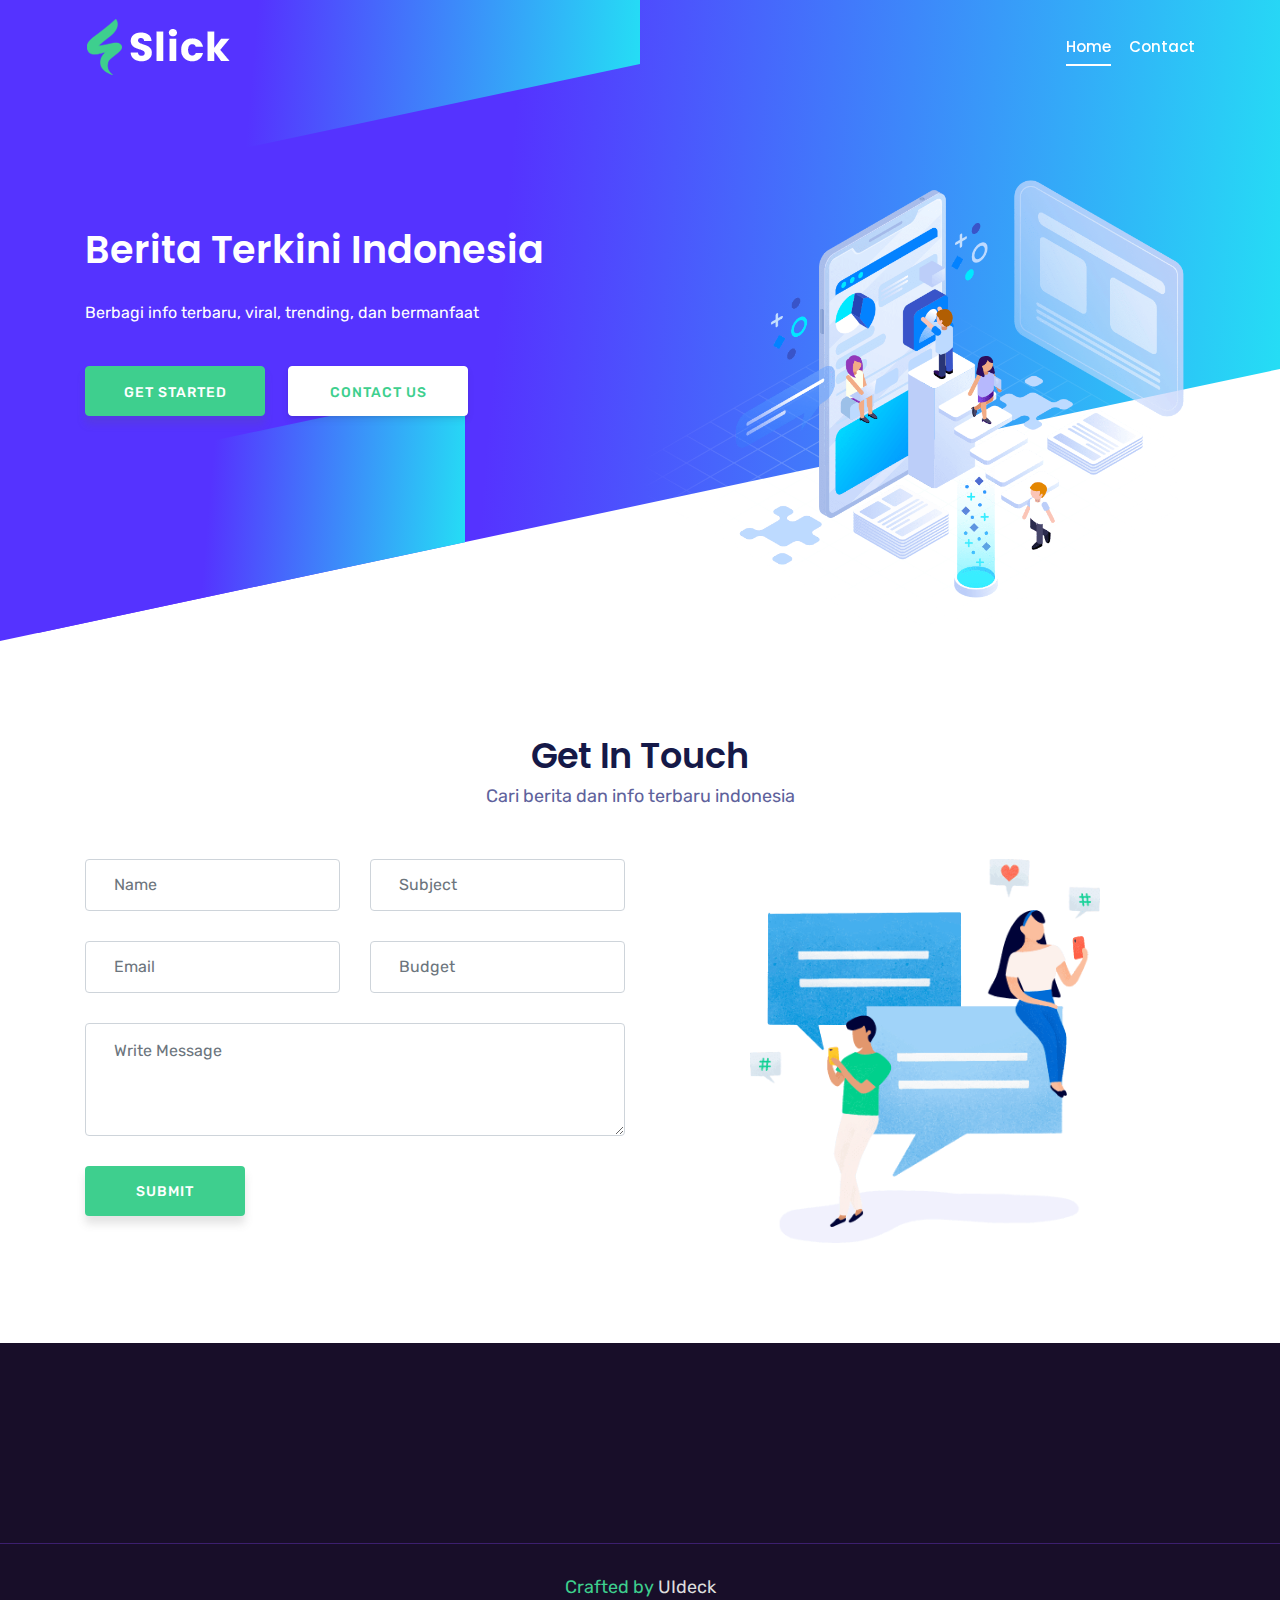
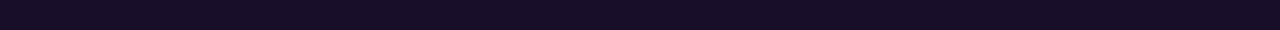
<file: index.html>
<!DOCTYPE html>
<html lang="en">
  <head>
    <!-- Required meta tags -->
    <meta charset="utf-8">
    <meta name="viewport" content="width=device-width, initial-scale=1, shrink-to-fit=no">
    <meta name="keywords" content="Bootstrap, Landing page, Template, Business, Service">
    <meta name="viewport" content="width=device-width, initial-scale=1, maximum-scale=1">
    <meta name="author" content="Grayrids">
    <title>Berita Terkini Indonesia</title>
    <!--====== Favicon Icon ======-->
    <link rel="shortcut icon" href="img/2.png" type="image/png">
    <!-- Bootstrap CSS -->
    <link rel="stylesheet" href="css/bootstrap.min.css">
    <link rel="stylesheet" href="css/animate.css">
    <link rel="stylesheet" href="css/LineIcons.css">
    <link rel="stylesheet" href="css/owl.carousel.css">
    <link rel="stylesheet" href="css/owl.theme.css">
    <link rel="stylesheet" href="css/magnific-popup.css">
    <link rel="stylesheet" href="css/nivo-lightbox.css">
    <link rel="stylesheet" href="css/main.css">    
    <link rel="stylesheet" href="css/responsive.css">

  </head>
  
  <body>

    <!-- Header Section Start -->
    <header id="home" class="hero-area">    
      <div class="overlay">
        <span></span>
        <span></span>
      </div>
      <nav class="navbar navbar-expand-md bg-inverse fixed-top scrolling-navbar">
        <div class="container">
          <a href="index.html" class="navbar-brand"><img src="img/logo.png" alt=""></a>       
          <button class="navbar-toggler" type="button" data-toggle="collapse" data-target="#navbarCollapse" aria-controls="navbarCollapse" aria-expanded="false" aria-label="Toggle navigation">
            <i class="lni-menu"></i>
          </button>
          <div class="collapse navbar-collapse" id="navbarCollapse">
            <ul class="navbar-nav mr-auto w-100 justify-content-end">
              <li class="nav-item">
                <a class="nav-link page-scroll" href="#home">Home</a>
              </li>
              <li class="nav-item">
                <a class="nav-link page-scroll" href="#contact">Contact</a>
              </li>
            </ul>
          </div>
        </div>
      </nav>  
      <div class="container">      
        <div class="row space-100">
          <div class="col-lg-6 col-md-12 col-xs-12">
            <div class="contents">
              <h2 class="head-title">Berita Terkini Indonesia</h2>
              <p>Berbagi info terbaru, viral, trending, dan bermanfaat</p>
              <div class="header-button">
                <a href="#" class="btn btn-border-filled">Get Started</a>
                <a href="#contact" class="btn btn-border page-scroll">Contact Us</a>
              </div>
            </div>
          </div>
          <div class="col-lg-6 col-md-12 col-xs-12 p-0">
            <div class="intro-img">
              <img src="img/intro.png" alt="">
            </div>            
          </div>
        </div> 
      </div>             
    </header>
    <!-- Header Section End --> 

    <!-- Contact Us Section -->
    <section id="contact" class="section">
      <!-- Container Starts -->
      <div class="container">
        <!-- Start Row -->
        <div class="row">
          <div class="col-lg-12">
            <div class="contact-text section-header text-center">  
              <div>   
                <h2 class="section-title">Get In Touch</h2>
                <div class="desc-text">
                  <p>Cari berita dan info terbaru indonesia</p>  
                </div>
              </div> 
            </div>
          </div>

        </div>
        <!-- End Row -->
        <!-- Start Row -->
        <div class="row">
          <!-- Start Col -->
          <div class="col-lg-6 col-md-12">
          <form id="contactForm">
            <div class="row">
              <div class="col-md-6">
                <div class="form-group">
                  <input type="text" class="form-control" id="name" name="name" placeholder="Name" required data-error="Please enter your name">
                  <div class="help-block with-errors"></div>
                </div>                                 
              </div>
              <div class="col-md-6">
                <div class="form-group">
                  <input type="text" placeholder="Subject" id="msg_subject" class="form-control" name="msg_subject" required data-error="Please enter your subject">
                  <div class="help-block with-errors"></div>
                </div> 
              </div>
              <div class="col-md-6">
                <div class="form-group">
                  <input type="text" class="form-control" id="email" name="email" placeholder="Email" required data-error="Please enter your Email">
                  <div class="help-block with-errors"></div>
                </div>                                 
              </div>
              <div class="col-md-6">
                <div class="form-group">
                  <input type="text" placeholder="Budget" id="budget" class="form-control" name="budget" required data-error="Please enter your Budget">
                  <div class="help-block with-errors"></div>
                </div> 
              </div>
              <div class="col-md-12">
                <div class="form-group"> 
                  <textarea class="form-control" id="message"  name="message" placeholder="Write Message" rows="4" data-error="Write your message" required></textarea>
                  <div class="help-block with-errors"></div>
                </div>
                <div class="submit-button">
                  <button class="btn btn-common" id="submit" type="submit">Submit</button>
                  <div id="msgSubmit" class="h3 hidden"></div> 
                  <div class="clearfix"></div> 
                </div>
              </div>
            </div>            
          </form>
          </div>
          <!-- End Col -->
          <!-- Start Col -->
          <div class="col-lg-1">
            
          </div>
          <!-- End Col -->
          <!-- Start Col -->
          <div class="col-lg-4 col-md-12">
            <div class="contact-img">
              <img src="img/contact/01.png" class="img-fluid" alt="">
            </div>
          </div>
          <!-- End Col -->
          <!-- Start Col -->
          <div class="col-lg-1">
          </div>
          <!-- End Col -->

        </div>
        <!-- End Row -->
      </div>
    </section>
    <!-- Contact Us Section End -->

    <!-- Footer Section Start -->
    <footer>
      <!-- Footer Area Start -->
      <section id="footer-Content">
          </div>

        <!-- Copyright Start  -->

        <div class="copyright">
          <div class="container">
            <!-- Star Row -->
            <div class="row">
              <div class="col-md-12">
                <div class="site-info text-center">
                  <p>Crafted by <a href="#" rel="nofollow">UIdeck</a></p>
                </div>              
                
              </div>
              <!-- End Col -->
            </div>
            <!-- End Row -->
          </div>
        </div>
      <!-- Copyright End -->
      </section>
      <!-- Footer area End -->
      
    </footer>
    <!-- Footer Section End --> 


    <!-- Go To Top Link -->
    <a href="#" class="back-to-top">
      <i class="lni-chevron-up"></i>
    </a> 

    <!-- Preloader -->
    <div id="preloader">
      <div class="loader" id="loader-1"></div>
    </div>
    <!-- End Preloader -->

    <!-- jQuery first, then Tether, then Bootstrap JS. -->
    <script src="js/jquery-min.js"></script>
    <script src="js/popper.min.js"></script>
    <script src="js/bootstrap.min.js"></script>
    <script src="js/owl.carousel.js"></script>      
    <script src="js/jquery.nav.js"></script>    
    <script src="js/scrolling-nav.js"></script>    
    <script src="js/jquery.easing.min.js"></script>     
    <script src="js/nivo-lightbox.js"></script>     
    <script src="js/jquery.magnific-popup.min.js"></script>      
    <script src="js/main.js"></script>
    
  </body>
</html>
</file>
<file: css/responsive.css>
@media only screen and (min-width: 2160px) {
  #showcase {
    padding-bottom: 530px; }
  #showcase .showcase-area {
    width: 98%; }
  #showcase .showcase-slider .screenshot-thumb p {
    color: #fff;
    font-size: 20px;
    font-style: italic;
    margin-bottom: 10px; }
  #showcase .showcase-slider .screenshot-thumb .fancy-table {
    padding-top: 165px !important; }
  #showcase .showcase-slider .screenshot-thumb > .hover-content {
    width: 89% !important;
    height: 89% !important; }
  .hero-area .overlay :nth-child(1) {
    height: 294px !important; } }

@media screen and (min-width: 1920px) {
  .hero-area .contents {
    padding: 280px 0 390px; }
  .hero-area .overlay :nth-child(1) {
    height: 250px; }
  .showcase-slider .owl-item img {
    width: 100%; }
  #showcase .showcase-slider .screenshot-thumb > .hover-content {
    width: 85%; }
  #showcase .showcase-slider .screenshot-thumb .fancy-table {
    padding-top: 100px; } }

@media (min-width: 768px) and (max-width: 1024px) {
  .hero-area .contents h2 {
    font-size: 38px; }
  .navbar-expand-md .navbar-nav .nav-link {
    padding: 12px 5px;
    font-size: 13px;
    margin-left: 15px; }
  .hero-area .contents {
    padding: 210px 0 280px; }
  #business-plan .business-item-info h3 {
    font-size: 28px; }
  #business-plan .business-item-info p {
    font-size: 13px;
    margin-bottom: 20px; }
  .section {
    padding: 80px 0px; }
  #business-plan {
    padding-bottom: 80px; }
  .feature-info {
    width: 60%; }
  #features .feature-item {
    padding: 15px; }
  #features .feature-item h4 {
    margin-bottom: 10px; }
  #showcase .gradient-bg {
    padding: 80px 0px 60px 0px; }
  #pricing {
    padding-bottom: 80px; }
  #testimonial #client-testimonial .content-inner p {
    font-size: 18px;
    color: #5e629c;
    font-style: italic;
    line-height: 35px; }
  #team .single-team .team-social-icons {
    bottom: 27%; }
  #blog .blog-item-wrapper h3 {
    font-size: 16px;
    line-height: 23px; }
  #footer-Content h3.block-title {
    font-size: 16px; }
  #footer-Content ul.menu li a {
    font-size: 14px;
    line-height: 31px; }
  #footer-Content {
    padding-top: 0px; }
  #footer-Content .copyright {
    margin-top: 80px; }
  .hero-area .contents h2 {
    color: #fff;
    font-size: 40px;
    font-weight: 600;
    line-height: 60px;
    margin-bottom: 20px; }
  #testimonial .testimonial-area {
    width: 98%; }
  #showcase .showcase-slider .screenshot-thumb > .hover-content {
    height: 80%;
    width: 80%; }
  #showcase .showcase-slider .screenshot-thumb .fancy-table {
    padding-top: 45px; }
  #footer-Content h3.block-title {
    margin-bottom: 20px;
    margin-top: 20px; } }

@media (min-width: 768px) and (max-width: 991px) {
  .hero-area .contents h2 {
    color: #fff;
    font-size: 40px !important; }
  .navbar-expand-md .navbar-nav .nav-link {
    padding: 12px 0px;
    font-size: 13px;
    margin-left: 12px; }
  .hero-area .contents {
    padding: 200px 0 0px; }
  #features .feature-item p {
    font-size: 14px;
    display: block;
    line-height: 25px; }
  #pricing .pricing-table {
    padding: 30px 15px; }
  #pricing .pricing-table h1 span {
    left: 10%; }
  #team .single-team, .blog-item-wrapper, .services-item {
    margin-bottom: 20px; }
  .contact-img img {
    max-width: 100%;
    display: block;
    margin: 0px auto; }
  #footer-Content .footer-logo img {
    padding-top: 0; }
  #footer-Content .copyright p {
    color: #3ecf8e;
    font-size: 14px; }
  .hero-area .intro-img {
    padding: 100px 0 0px; }
  .blog-hero-area .contents h2 {
    font-size: 36px; }
  .btn-singin {
    background: #7fc9fb;
    color: #fff;
    padding: 10px 14px;
    margin-left: 12px;
    box-shadow: 0px 8px 9px 0px rgba(96, 94, 94, 0.17);
    font-size: 11px; }
  .btn-light-singin {
    background: #7fc9fb;
    color: #fff;
    padding: 10px 14px;
    margin-left: 12px;
    box-shadow: 0px 8px 9px 0px rgba(96, 94, 94, 0.17);
    font-size: 11px; }
  .navbar-expand-md .navbar-nav .nav-link {
    padding: 12px 0px;
    font-size: 13px;
    margin-left: 9px; }
  .pt-70 {
    padding-top: 20px; }
  .showcase-area .pr-0, .px-0 {
    padding-right: 15px !important; }
  #showcase {
    padding-bottom: 275px; }
  #testimonial .testimonial-area {
    width: 98%; } }

@media only screen and (max-width: 767px) {
  .bg-inverse {
    background: #191c1e; }
  .navbar-expand-md .navbar-brand, .navbar-expand-md .navbar-toggler {
    margin: 6px 15px; }
  .bg-inverse {
    background: #191c1e; }
  .navbar {
    padding: 0; }
  .navbar-brand img {
    width: 100px; } }

@media (min-width: 320px) and (max-width: 480px) {
  .bg-inverse {
    background: #191c1e; }
  .navbar {
    padding: 0; }
  .navbar-brand img {
    width: 100px; }
  .navbar-expand-md .navbar-brand, .navbar-expand-md .navbar-toggler {
    margin: 6px 15px; }
  .btn-singin {
    background: transparent;
    color: #fff;
    padding: 10px 23px;
    margin-left: 0;
    box-shadow: 0px 0px 0px 0px rgba(96, 94, 94, 0.17); }
  .hero-area .contents h2 {
    font-size: 20px;
    line-height: 35px;
    margin-bottom: 10px; }
  .hero-area .contents {
    padding: 200px 0 50px; }
  .hero-area .contents p {
    color: #fff;
    font-size: 14px;
    line-height: 26px; }
  .hero-area .contents .btn {
    margin-top: 30px;
    margin-right: 4px;
    text-transform: uppercase;
    width: 125px;
    height: 45px;
    padding: 15px 14px;
    font-size: 12px; }
  .hero-area .contents .btn-border {
    border: 1px solid #fff;
    color: #fff;
    -webkit-box-shadow: 0 4px 6px rgba(50, 50, 93, 0.11), 0 1px 3px rgba(0, 0, 0, 0.08);
    box-shadow: 0 4px 6px rgba(50, 50, 93, 0.11), 0 1px 3px rgba(0, 0, 0, 0.08);
    width: 122px;
    height: 45px;
    padding: 15px 15px; }
  .hero-area .intro-img {
    padding: 30px 0 0px; }
  .section {
    padding: 70px 0px; }
  #services .services-item {
    padding: 30px 15px;
    margin-bottom: 15px; }
  #business-plane .business-item-info h3 {
    font-size: 25px; }
  .section-header .section-title {
    font-size: 25px; }
  #services .services-item p {
    font-size: 14px; }
  #business-plane .business-item-info p {
    font-size: 14px;
    margin-bottom: 20px; }
  .section-header .desc-text p {
    font-size: 14px;
    color: #5e629c;
    line-height: 24px;
    margin-bottom: 0; }
  #features .feature-item {
    padding: 10px; }
  #features .feature-item .feature-icon {
    margin-bottom: 20px; }
  #features .feature-item p {
    font-size: 15px;
    display: block; }
  .showcase-area .pr-0, .px-0 {
    padding-right: 15px !important; }
  #showcase {
    padding-bottom: 250px; }
  #pricing .pricing-table h1 span {
    left: 4%; }
  #pricing .pricing-table {
    margin-bottom: 15px; }
  #testimonial #client-testimonial {
    padding: 30px 10px; }
  #testimonial #client-testimonial .content-inner p {
    font-size: 15px;
    line-height: 22px; }
  #testimonial #client-testimonial .author-info h5 {
    color: #151948;
    font-size: 15px; }
  #testimonial #client-testimonial h5 span {
    font-size: 13px;
    color: #5e629c;
    font-style: italic; }
  #testimonial .testimonial-area {
    position: inherit;
    width: 100%;
    z-index: 12;
    top: 0;
    margin: 0px auto; }
  #testimonial {
    margin-bottom: 0;
    background-size: cover; }
  #team .single-team {
    margin-bottom: 15px; }
  #team .single-team .team-social-icons {
    bottom: 22%; }
  #blog .blog-item-wrapper .blog-item-text {
    padding: 20px 15px 15px 15px; }
  #blog .blog-item-wrapper h3 {
    font-size: 18px;
    font-weight: 600;
    line-height: 25px;
    margin-bottom: 12px; }
  #blog .blog-item-wrapper {
    margin-bottom: 15px; }
  #footer-Content .copyright p {
    color: #3ecf8e;
    font-size: 12px; }
  #footer-Content ul.menu li a {
    color: #e2e2e2;
    font-size: 14px;
    font-weight: 400;
    line-height: 30px; }
  #footer-Content h3.block-title {
    color: #fff;
    font-size: 18px;
    font-weight: 600;
    margin-bottom: 15px;
    margin-top: 15px; }
  #footer-Content .footer-logo img {
    padding-top: 0; }
  #footer-Content {
    padding-top: 0px;
    background: #180e29; }
  #footer-Content .footer-logo img {
    padding-top: 0;
    width: 40%; }
  #blog .blog-item-wrapper .author {
    border-top: 1px solid #ddd;
    padding: 18px 10px 15px 10px; }
  .owl-theme .owl-controls {
    display: none !important; }
  #business-plane {
    padding-bottom: 40px; }
  #showcase .showcase-area {
    width: 90%; }
  #light-featured .light-feature-item .light-feature-icon {
    margin-bottom: 20px; }
  #light-featured .right-feature-info h3 {
    font-size: 25px;
    line-height: 35px; }
  #light-featured .light-feature-item .light-feature-info p {
    font-size: 15px;
    display: block; }
  #download-app .download-info h3 {
    font-size: 25px;
    line-height: 38px; }
  #download-app .download-info .downlaod-btn a.play-store {
    width: 195px;
    height: 65px;
    line-height: 18px;
    margin-right: 0;
    margin-bottom: 20px; }
  .download-statatics {
    text-align: center;
    margin-bottom: 15px; }
  #client-talk .client-words {
    padding: 20px;
    margin-bottom: 15px; }
  #footer-Content .copyright {
    margin-top: 30px; }
  .blog-hero-area .contents h2 {
    color: #fff;
    font-size: 25px; }
  .blog-hero-area .contents {
    padding: 100px 0 90px; }
  #brand-area .brand-subtitle h5 {
    font-size: 18px; }
  #brand-area {
    padding: 50px 0px 60px 0; }
  #light-featured {
    padding-bottom: 50px;
    padding-top: 100px; }
  #light-featured .light-feature-item .light-feature-info h4 {
    font-size: 18px; }
  #light-featured .right-feature-info h3 {
    font-size: 20px;
    line-height: 30px; }
  #light-featured .right-feature-info p {
    font-size: 15px; }
  #showcase .showcase-slider .screenshot-thumb .fancy-table {
    padding-top: 50px; }
  #showcase .showcase-slider .screenshot-thumb > .hover-content {
    height: 81%;
    width: 80%; }
  #footer-Content h3.block-title {
    margin-bottom: 18px;
    margin-top: 15px; }
  .back-to-top {
    display: none !important; } }

@media (min-width: 375px) and (max-width: 667px) {
  #showcase .showcase-slider .screenshot-thumb > .hover-content {
    height: 83%;
    width: 83%; }
  #showcase .showcase-slider .screenshot-thumb .fancy-table {
    padding-top: 68px; }
  #pricing .pricing-table h1 span {
    left: 16%; } }

@media (min-width: 414px) and (max-width: 736px) {
  #showcase .showcase-slider .screenshot-thumb .fancy-table {
    padding-top: 80px; }
  #showcase .showcase-slider .screenshot-thumb > .hover-content {
    height: 85%;
    width: 85%; }
  #pricing .pricing-table h1 span {
    left: 20%; } }

@media only screen and (min-width: 992px) and (max-width: 1280px) {
  .navbar-expand-md .navbar-nav .nav-link {
    font-size: 15px;
    padding: 8px 0px;
    margin-left: 18px; }
  .hero-area .contents h2 {
    font-size: 38px; }
  #light-featured .right-feature-info h3 {
    font-size: 29px;
    font-weight: 600;
    margin-bottom: 20px;
    line-height: 40px;
    margin-top: 0; }
  #light-featured .light-feature-item .light-feature-icon {
    margin-bottom: 15px; }
  #light-featured {
    padding-bottom: 100px;
    padding-top: 100px; }
  .section {
    padding: 100px 0px; }
  .feature-info {
    width: 80%; }
  .feature-info {
    width: 68%; }
  #team .single-team .team-social-icons {
    bottom: 27%; }
  #blog .blog-item-wrapper .blog-item-text {
    padding: 20px 15px 15px 15px; }
  #blog .blog-item-wrapper h3 {
    font-size: 18px; }
  #blog .blog-item-wrapper a.read-more {
    font-size: 12px; }
  #footer-Content {
    padding-top: 100px; }
  #footer-Content .copyright {
    margin-top: 100px; }
  .hero-area .contents p {
    color: #fff;
    font-size: 16px;
    line-height: 26px; }
  .hero-area2 .contents p {
    color: #fff;
    font-size: 16px;
    line-height: 26px; }
  #business-plane .business-item-info h3 {
    font-size: 29px; }
  .showcase-area .pr-0, .px-0 {
    padding-right: 15px !important; }
  #showcase {
    padding-bottom: 280px; }
  #pricing .pricing-table h1 span {
    left: 10%; }
  #pricing2 .pricing-table h1 span {
    left: 10%; }
  #testimonial #client-testimonial .content-inner p {
    font-size: 20px;
    color: #5e629c;
    font-style: italic;
    line-height: 33px; } }
</file>
<file: css/main.css>
/*
Theme Name:       SlickBiz - Bootstrap 4 Template
Author:           UIdeck
Author URI:       http://uideck.com
Text Domain:      UIdeck
Domain Path:      /languages/
*/
/* ==========================================================================
   IMPORT GOOGLE FONTS
   ========================================================================== */
@import url("https://fonts.googleapis.com/css?family=Rubik:400,400i,500");
@import url("https://fonts.googleapis.com/css?family=Poppins:400,500,600");
/* ==========================================================================
   GENERAL
   ========================================================================== */
body {
  font-family: 'Rubik', sans-serif;
  color: #a0a6ad;
  font-size: 14px;
  font-weight: 400;
  background: #fff;
  overflow-x: hidden; }

html {
  overflow-x: hidden; }

p {
  font-size: 14px;
  color: #5e629c;
  line-height: 26px;
  margin-bottom: 0; }

a:hover, a:focus {
  color: #000; }

a {
  color: #000;
  -webkit-transition: all 0.3s ease-in-out;
  -moz-transition: all 0.3s ease-in-out;
  -o-transition: all 0.3s ease-in-out;
  transition: all 0.3s ease-in-out; }

h1, h2, h3, h4, h5 {
  font-family: 'Poppins', sans-serif;
  font-size: 40px;
  font-weight: 400;
  color: #151948; }

ul {
  margin: 0;
  padding: 0; }

ul li {
  list-style: none; }

a:hover,
a:focus {
  text-decoration: none;
  outline: none; }

a:not([href]):not([tabindex]) {
  color: #fff; }

a:not([href]):not([tabindex]):focus, a:not([href]):not([tabindex]):hover {
  color: #fff; }

.bg-transparent {
  background: transparent !important; }

.bg-defult {
  background: #3c9cfd !important; }

/* ==========================================================================
   Section Title
   ========================================================================== */
.section {
  padding: 50px 0px; }

.form-control:focus {
  outline: none;
  box-shadow: none; }

.section-header {
  color: #fff;
  margin-bottom: 50px;
  text-align: center;
  position: relative; }

.section-header .section-title {
  font-size: 35px;
  margin-bottom: 12px;
  font-weight: 600;
  position: relative;
  line-height: 30px; }

.section-header .desc-text p {
  font-size: 18px;
  color: #5e629c;
  line-height: 26px;
  margin-bottom: 0; }

/* ==========================================================================
   Buttons
   ========================================================================== */
.btn {
  font-size: 14px;
  padding: 10px 30px;
  border-radius: 4px;
  font-family: 'Rubik', sans-serif;
  letter-spacing: 1px;
  font-weight: 500;
  color: #fff;
  border: none;
  text-transform: uppercase;
  -webkit-transition: all 0.3s ease-in-out;
  -moz-transition: all 0.3s ease-in-out;
  -o-transition: all 0.3s ease-in-out;
  transition: all 0.3s ease-in-out;
  display: inline-block; }

.btn:focus,
.btn:active {
  box-shadow: none;
  outline: none; }

.btn-common {
  background-color: #3ecf8e;
  position: relative;
  z-index: 1;
  box-shadow: 0px 8px 9px 0px rgba(96, 94, 94, 0.17);
  width: 160px;
  height: 50px;
  padding: 14px 15px; }

.btn-common:hover {
  color: #fff;
  transform: translateY(-2px); }

.btn-light-bg {
  background-color: #ff704f; }

.btn-border {
  border-style: solid;
  border-width: 1px;
  cursor: pointer;
  background-color: transparent;
  border-color: #3ecf8e;
  color: #3ecf8e;
  width: 160px;
  height: 50px;
  padding: 14px 15px; }

.btn-border:hover {
  box-shadow: 0px 8px 9px 0px rgba(96, 94, 94, 0.17);
  transform: translateY(-2px); }

.btn-border-filled {
  cursor: pointer;
  background-color: #3ecf8e;
  border: 1px solid #3ecf8e;
  color: #fff;
  box-shadow: 0px 8px 9px 0px rgba(96, 94, 94, 0.17);
  width: 180px;
  height: 50px;
  padding: 15px 15px; }

.btn-border-filled:hover {
  color: #fff;
  background-color: transparent;
  border-color: #fff;
  transform: translateY(-2px); }

.btn-lg {
  padding: 14px 33px;
  text-transform: uppercase;
  font-size: 16px; }

.btn-rm {
  color: #3c9cfd;
  padding: 10px 0;
  text-transform: capitalize;
  font-size: 16px; }

.btn-rm i {
  vertical-align: middle; }

.btn-singin {
  background: #7fc9fb;
  color: #fff;
  padding: 10px 23px;
  margin-left: 30px;
  box-shadow: 0px 8px 9px 0px rgba(96, 94, 94, 0.17); }

.btn-singin:hover,
.btn-singin:active,
.btn-singin:focus {
  color: #fff;
  box-shadow: 0px 0px 0px 0px rgba(96, 94, 94, 0.17); }

.btn-light-singin:hover,
.btn-light-singin:active,
.btn-light-singin:focus {
  color: #fff;
  box-shadow: 0px 0px 0px 0px rgba(96, 94, 94, 0.17); }

.btn-apple {
  border-width: 2px;
  border-color: #3c96ff;
  border-style: solid;
  background: linear-gradient(to right, #3c96ff 0%, #2dfbff 100%);
  -webkit-background-clip: text;
  -webkit-text-fill-color: transparent;
  transition: all 0.3s ease-in-out;
  -moz-transition: all 0.3s ease-in-out;
  -webkit-transition: all 0.3s ease-in-out;
  -o-transition: all 0.3s ease-in-out; }

.btn-apple i {
  background: linear-gradient(to right, #3c96ff 0%, #2dfbff 100%);
  -webkit-background-clip: text;
  -webkit-text-fill-color: transparent; }

.btn-apple:hover,
.btn-apple:active,
.btn-apple:focus {
  background: linear-gradient(to right, #3c96ff 0%, #2dfbff 100%) !important;
  -webkit-background-clip: text !important;
  -webkit-text-fill-color: transparent !important; }

button:focus {
  outline: none !important; }

.btn-border-fill {
  background: #fff;
  border-color: #fff;
  color: #3c9cfd; }

.btn-subtitle {
  color: #191c1e;
  font-family: 'Poppins', sans-serif;
  background: #dbecff;
  text-align: center;
  border-radius: 30px;
  padding: 6px 30px;
  text-transform: uppercase;
  font-weight: 700;
  margin-bottom: 20px;
  font-size: 14px; }

.clear {
  clear: both; }

.mt {
  margin-top: 80px; }

.mt-30 {
  margin-top: 30px; }

.mb-30 {
  margin-bottom: 30px; }

.pt-30 {
  padding-top: 30px; }

.pb-30 {
  padding-bottom: 30px; }

.pt-70 {
  padding-top: 70px; }

.mb-50 {
  margin-bottom: 50px; }

.padding-0 {
  padding: 0; }

.pr-20 {
  padding-right: 20px; }

.pl-20 {
  padding-left: 20px; }

.pl-70 {
  padding-left: 70px; }

.pr-70 {
  padding-right: 70px; }

/* Preloader */
#preloader {
  position: fixed;
  top: 0;
  left: 0;
  right: 0;
  bottom: 0;
  background-color: #fff;
  z-index: 9999999; }

.loader {
  top: 50%;
  width: 50px;
  height: 50px;
  border-radius: 100%;
  position: relative;
  margin: 0 auto; }

#loader-1:before, #loader-1:after {
  content: "";
  position: absolute;
  top: -10px;
  left: -10px;
  width: 100%;
  height: 100%;
  border-radius: 100%;
  border: 7px solid transparent;
  border-top-color: #3c9cfd; }

#loader-1:before {
  z-index: 100;
  animation: spin 2s infinite; }

#loader-1:after {
  border: 7px solid #fafafa; }

@keyframes spin {
  0% {
    -webkit-transform: rotate(0deg);
    -ms-transform: rotate(0deg);
    -o-transform: rotate(0deg);
    transform: rotate(0deg); }
  100% {
    -webkit-transform: rotate(360deg);
    -ms-transform: rotate(360deg);
    -o-transform: rotate(360deg);
    transform: rotate(360deg); } }

/* ========================================================================== 
   Scroll To Up 
   ========================================================================== */
.back-to-top {
  display: none;
  position: fixed;
  bottom: 18px;
  right: 15px;
  width: 45px;
  height: 45px;
  line-height: 50px;
  cursor: pointer;
  text-align: center;
  border-radius: 4px;
  background: #5533ff;
  background: linear-gradient(95deg, #5533ff 40%, #25ddf5 100%);
  box-shadow: 0px 8px 9px 0px rgba(96, 94, 94, 0.17);
  z-index: 9999999; }

.back-to-top i {
  color: #fff;
  font-size: 20px;
  -webkit-transition: all 0.3s ease-in-out;
  -moz-transition: all 0.3s ease-in-out;
  -o-transition: all 0.3s ease-in-out;
  transition: all 0.3s ease-in-out; }

/* ==========================================================================
   Navbar Style
   ========================================================================== */
.logo-menu a {
  font-size: 20px;
  color: #fff; }

.menu-bg {
  background: #5533ff;
  background: linear-gradient(95deg, #5533ff 40%, #25ddf5 100%) !important;
  box-shadow: 0 0 7px 1px rgba(0, 0, 0, 0.1);
  z-index: 9999;
  padding: 5px;
  -webkit-transition: all 0.5s ease-in-out;
  transition: all 0.5s ease-in-out; }

.menu-bg .menu-button {
  top: 0; }

.menu-bg .menu-button:hover {
  cursor: pointer;
  color: #3c9cfd; }

.menu-bg .logo-menu a {
  color: #3c9cfd; }

.menu-bg .navbar-nav .nav-link {
  color: #ffffff !important; }

.menu-bg .navbar-nav .nav-link:hover {
  color: #ffffff !important; }

.menu-bg .navbar-nav .active {
  color: #ffffff !important; }

.navbar-expand-md .navbar-nav .nav-link {
  color: #fff;
  font-size: 16px;
  padding: 8px 0px;
  margin-left: 26px;
  font-family: 'Poppins', sans-serif;
  position: relative;
  font-weight: 500; }

.navbar-expand-md .navbar-nav .nav-link:before {
  content: '';
  position: absolute;
  bottom: 0;
  left: 0;
  width: 0;
  height: 2px;
  background: #ffffff;
  -webkit-transition: 0.3s;
  -moz-transition: 0.3s;
  transition: 0.3s; }

.navbar-expand-md .navbar-nav .active::before,
.navbar-expand-md .navbar-nav .nav-link:hover::before {
  width: 100%; }

.navbar-brand {
  color: #fff; }

.navbar-expand-md .navbar-nav .nav-link:focus,
.navbar-expand-md .navbar-nav .nav-link:hover,
.navbar-expand-md .navbar-nav .nav-link:hover:before {
  color: #ffffff; }

.navbar-expand-md .navbar-nav .active > .nav-link,
.navbar-expand-md .navbar-nav .nav-link.active,
.navbar-expand-md .navbar-nav .nav-link.active:before,
.navbar-expand-md .navbar-nav .nav-link.open,
.navbar-expand-md .navbar-nav .open > .nav-link {
  color: #ffffff; }

.navbar-expand-md .navbar-toggler {
  background: transparent;
  border: 1px solid #fff;
  border-radius: 3px;
  margin: 5px;
  cursor: pointer;
  float: right; }

.navbar-expand-md .navbar-toggler i {
  color: #fff !important; }

.navbar-expand-md .navbar-toggler:focus {
  outline: none; }

/* ==========================================================================
   Hero Area
   ========================================================================== */
.hero-area {
  position: relative; }
  .hero-area .overlay {
    position: absolute;
    width: 100%;
    height: 100%;
    top: 0px;
    left: 0px;
    background: #5533ff;
    background: linear-gradient(95deg, #5533ff 40%, #25ddf5 100%);
    -webkit-transform: skewY(-12deg);
    transform: skewY(-12deg);
    -webkit-transform-origin: 0;
    transform-origin: 0;
    z-index: -12; }
    .hero-area .overlay :nth-child(1) {
      width: 33.33333%;
      width: calc(100% / 2);
      top: 0;
      left: 16.66666%;
      left: calc(calc(100% / 3) / 2);
      right: auto;
      background: #5533ff;
      background: linear-gradient(95deg, #5533ff 40%, #25ddf5 100%);
      height: 200px; }
    .hero-area .overlay :nth-child(2) {
      width: 33.33333%;
      width: calc(100% /3);
      bottom: 0;
      background: #5533ff;
      background: linear-gradient(95deg, #5533ff 40%, #25ddf5 100%);
      position: absolute;
      height: 155px;
      left: 3%; }
  .hero-area .contents {
    padding: 220px 0; }
    .hero-area .contents h2 {
      color: #fff;
      font-size: 38px;
      font-weight: 600;
      line-height: 60px;
      margin-bottom: 20px; }
    .hero-area .contents p {
      color: #fff;
      font-size: 18px;
      line-height: 26px; }
    .hero-area .contents .btn {
      margin-top: 40px;
      margin-right: 20px;
      text-transform: uppercase;
      width: 180px;
      height: 50px;
      padding: 15px 15px; }
    .hero-area .contents .btn-border {
      border: 1px solid #fff;
      color: #3ecf8e !important;
      -webkit-box-shadow: 0 4px 6px rgba(50, 50, 93, 0.11), 0 1px 3px rgba(0, 0, 0, 0.08);
      box-shadow: 0 4px 6px rgba(50, 50, 93, 0.11), 0 1px 3px rgba(0, 0, 0, 0.08);
      width: 180px;
      height: 50px;
      padding: 15px 15px;
      background: #fff; }
      .hero-area .contents .btn-border:hover {
        background: #fff;
        color: #3ecf8e; }
  .hero-area .intro-img {
    padding: 180px 0 0px; }
    .hero-area .intro-img img {
      display: block;
      height: auto;
      max-width: 100%; }

/* ==========================================================================
   About 
   ========================================================================== */
#services .services-item {
  padding: 60px 30px;
  border: 1px solid #ddd;
  -moz-transition: all .8s ease;
  -webkit-transition: all .8s ease;
  transition: all .8s ease; }
  #services .services-item:hover {
    border: 1px solid #3ecf8e;
    box-shadow: 0px 0px 25px 0px rgba(95, 95, 95, 0.24);
    -moz-transition: all .4s ease;
    -webkit-transition: all .4s ease;
    transition: all .4s ease; }
  #services .services-item .icon {
    background: #e3fff2;
    width: 110px;
    height: 110px;
    margin: 0px auto;
    margin-bottom: 0px;
    text-align: center;
    display: block;
    border-radius: 50%;
    position: relative;
    margin-bottom: 25px; }
  #services .services-item .icon i {
    font-size: 40px;
    color: #3ecf8e;
    position: absolute;
    left: 0;
    right: 0;
    top: 30%; }
  #services .services-item h4 {
    font-size: 20px;
    font-weight: 600;
    color: #151948;
    margin-bottom: 15px; }
  #services .services-item p {
    font-size: 16px;
    margin-bottom: 10px;
    color: #5e629c; }

/* ==========================================================================
   business-plan Section 
   ========================================================================== */
#business-plan {
  padding-bottom: 130px; }
  #business-plan .container-fluid {
    padding-right: 30px;
    padding-left: 30px; }
  #business-plan .business-item-info {
    margin-top: 60px; }
    #business-plan .business-item-info h3 {
      font-size: 35px;
      font-weight: 600;
      margin-bottom: 25px; }
    #business-plan .business-item-info p {
      font-size: 16px;
      margin-bottom: 20px; }

/* ==========================================================================
   Features 
   ========================================================================== */
#features {
  background: #f9f9f9; }
  #features .featured-bg {
    background: #fff; }
  #features .featured-border1 {
    border-bottom: 1px solid #ededed;
    border-right: 1px solid #ededed; }
  #features .featured-border2 {
    border-bottom: 1px solid #ededed; }
  #features .featured-border3 {
    border-right: 1px solid #ededed; }
  #features .feature-item {
    padding: 30px;
    overflow: hidden;
    -moz-transition: all .8s ease;
    -webkit-transition: all .8s ease;
    transition: all .8s ease; }
    #features .feature-item .feature-icon {
      background: #e3fff2;
      width: 100px;
      height: 100px;
      margin: 0px auto;
      margin-top: 0px;
      margin-right: auto;
      margin-bottom: 0px;
      margin-bottom: 0px;
      margin-bottom: 0px;
      text-align: center;
      display: block;
      border-radius: 50%;
      position: relative;
      margin-right: 30px;
      border: 1px solid #3ecf8e;
      margin-top: 12px; }
      #features .feature-item .feature-icon i {
        font-size: 40px;
        color: #3ecf8e;
        position: absolute;
        left: 0;
        right: 0;
        top: 32%; }
    #features .feature-item h4 {
      font-size: 20px;
      font-weight: 600;
      margin-bottom: 20px; }
    #features .feature-item p {
      font-size: 16px;
      display: block; }
    #features .feature-item:hover {
      box-shadow: 0px 0px 25px 0px rgba(95, 95, 95, 0.24);
      -moz-transition: all .8s ease;
      -webkit-transition: all .8s ease;
      transition: all .8s ease; }
    #features .feature-item:hover .feature-icon {
      background: #3ecf8e;
      -moz-transition: all .8s ease;
      -webkit-transition: all .8s ease;
      transition: all .8s ease; }
    #features .feature-item:hover .feature-icon i {
      color: #fff;
      -moz-transition: all .8s ease;
      -webkit-transition: all .8s ease;
      transition: all .8s ease; }

/* ==========================================================================
   Features 
   ========================================================================== */
#download-app {
  padding-bottom: 100px; }
  #download-app .download-info {
    padding-top: 30px; }
    #download-app .download-info h3 {
      font-size: 35px;
      font-weight: 600;
      margin-bottom: 20px;
      line-height: 44px; }
    #download-app .download-info p {
      font-size: 16px;
      display: block;
      margin-bottom: 35px; }
    #download-app .download-info .downlaod-btn {
      padding-bottom: 50px;
      border-bottom: 1px solid #ff704f;
      margin-bottom: 40px; }
    #download-app .download-info .downlaod-btn a.play-store {
      font-size: 12px;
      box-shadow: 0px 10px 20px 2px rgba(255, 112, 79, 0.24);
      border-radius: 35px;
      text-transform: inherit;
      text-align: left;
      padding: 15px 80px;
      width: 195px;
      height: 65px;
      line-height: 18px;
      margin-right: 35px;
      background: #ff704f;
      background-position-x: left;
      background-position-y: center;
      background-position: 20%; }
    #download-app .download-info .downlaod-btn a {
      position: relative; }
    #download-app .download-info .downlaod-btn a.play-store span {
      font-size: 15px;
      font-weight: 500; }
    #download-app .download-info .downlaod-btn a.play-store i {
      position: absolute;
      left: 40px;
      font-size: 28px;
      color: #fff;
      top: 18px; }
    #download-app .download-info .downlaod-btn a.ios-store i {
      position: absolute;
      left: 40px;
      font-size: 28px;
      color: #000;
      top: 18px; }
    #download-app .download-info .downlaod-btn a.ios-store {
      border: 1px solid #ff704f;
      color: #151948;
      font-size: 12px;
      box-shadow: 0px 10px 20px 2px rgba(255, 112, 79, 0.24);
      border-radius: 35px;
      text-transform: inherit;
      text-align: left;
      padding: 15px 80px;
      width: 195px;
      height: 65px;
      line-height: 18px;
      margin-right: 35px;
      background: #fff;
      background-position-x: left;
      background-position-y: center;
      background-position: 20%;
      position: relative; }
    #download-app .download-info .downlaod-btn a.play-store:hover {
      color: #151948;
      -webkit-transition: all 0.8s ease-in-out;
      -moz-transition: all 0.8s ease-in-out;
      -o-transition: all 0.8s ease-in-out;
      transition: all 0.8s ease-in-out; }
    #download-app .download-info .downlaod-btn a.ios-store span {
      font-size: 15px; }
    #download-app .download-info .downlaod-btn a.ios-store:hover {
      color: #ff704f;
      -webkit-transition: all 0.8s ease-in-out;
      -moz-transition: all 0.8s ease-in-out;
      -o-transition: all 0.8s ease-in-out;
      transition: all 0.8s ease-in-out; }
  #download-app .download-statatics h3 {
    color: #151948;
    font-size: 30px;
    font-weight: 600;
    margin-bottom: 0px; }
  #download-app .download-statatics p {
    font-size: 18px;
    color: #5e629c; }

/* ==========================================================================
   Showcase 
   ========================================================================== */
#showcase {
  padding-bottom: 375px; }
  #showcase .right-position {
    position: relative; }
  #showcase .showcase-area {
    position: absolute;
    width: 97%;
    z-index: 12;
    top: 260px;
    margin: 0px auto; }
  #showcase .showcase-text h2 {
    color: #fff; }
  #showcase .showcase-text p {
    color: #fff; }
  #showcase .gradient-bg {
    background: #5533ff;
    background: linear-gradient(95deg, #5533ff 40%, #25ddf5 100%);
    padding: 119px 0px 80px 0px; }
  #showcase .showcase-slider .owl-controls .owl-page.active span, #showcase .showcase-slider .owl-controls.clickable .owl-page:hover span {
    filter: Alpha(Opacity=100);
    opacity: 1;
    background: #3ecf8e; }
  #showcase .showcase-slider .owl-controls .owl-page span {
    display: block;
    width: 12px;
    height: 12px;
    margin: 5px 7px;
    filter: Alpha(Opacity=50);
    opacity: 0.5;
    -webkit-border-radius: 20px;
    -moz-border-radius: 20px;
    border-radius: 20px;
    background: #3ecf8e; }
  #showcase .showcase-slider .owl-controls .active span {
    width: 15px;
    height: 15px; }
  #showcase .showcase-slider .screenshot-thumb {
    width: 100%;
    height: 100%;
    position: relative; }
    #showcase .showcase-slider .screenshot-thumb .fancy-table {
      padding-top: 72px; }
    #showcase .showcase-slider .screenshot-thumb p {
      color: #fff;
      font-size: 16px;
      font-style: italic;
      margin-bottom: 10px; }
    #showcase .showcase-slider .screenshot-thumb h5 {
      font-size: 20px;
      color: #fff;
      display: block;
      font-weight: 600; }
    #showcase .showcase-slider .screenshot-thumb .zoom-icon a {
      display: inline-block;
      margin: 8px; }
    #showcase .showcase-slider .screenshot-thumb .zoom-icon a:hover i {
      color: #000;
      -webkit-transition: all 200ms ease-in;
      -ms-transition: all 200ms ease-in;
      -moz-transition: all 200ms ease-in;
      transition: all 200ms ease-in; }
    #showcase .showcase-slider .screenshot-thumb .zoom-icon a i {
      color: #fff;
      font-size: 20px; }
  #showcase .showcase-slider .screenshot-thumb > .hover-content {
    background-color: #3ecf8e;
    opacity: 0.90;
    height: 85%;
    left: 0;
    opacity: 0;
    position: absolute;
    top: 0;
    -webkit-transition-duration: 500ms;
    -o-transition-duration: 500ms;
    transition-duration: 500ms;
    width: 83%;
    margin: 25px; }
  #showcase .showcase-slider .screenshot-thumb:hover .hover-content {
    opacity: 0.8;
    -webkit-transition-duration: 500ms;
    -o-transition-duration: 500ms;
    transition-duration: 500ms; }
  #showcase .showcase-slider .owl-wrapper-outer {
    padding: 20px 0px; }

/* ==========================================================================
   Testimonial section
   ========================================================================== */
#testimonial {
  margin-bottom: 270px;
  background: url(../img/bg/testimonial-bg.jpg) no-repeat center center;
  -webkit-background-size: cover;
  -moz-background-size: cover;
  -o-background-size: cover;
  background-size: cover; }
  #testimonial .right-position {
    position: relative; }
  #testimonial .testimonial-area {
    position: absolute;
    width: 100%;
    z-index: 12;
    top: 260px;
    margin: 0px auto; }
  #testimonial #client-testimonial {
    background-color: #fff;
    padding: 54px;
    -webkit-box-shadow: 0px 0px 25px 0px rgba(95, 95, 95, 0.24);
    -moz-box-shadow: 0px 0px 25px 0px rgba(95, 95, 95, 0.24);
    box-shadow: 0px 0px 25px 0px rgba(95, 95, 95, 0.24); }
    #testimonial #client-testimonial .content-inner p {
      font-size: 24px;
      color: #5e629c;
      font-style: italic;
      line-height: 35px; }
    #testimonial #client-testimonial .author-info {
      padding-top: 26px;
      padding-bottom: 20px; }
    #testimonial #client-testimonial .author-info h5 {
      color: #151948;
      font-size: 18px; }
    #testimonial #client-testimonial h5 span {
      font-size: 16px;
      color: #5e629c;
      font-style: italic; }
    #testimonial #client-testimonial .owl-controls .owl-buttons div.owl-prev {
      color: #3ecf8e;
      display: inline-block;
      zoom: 1;
      *display: inline;
      margin: 5px;
      font-size: 16px;
      -webkit-border-radius: 30px;
      -moz-border-radius: 30px;
      border-radius: 50px;
      background: #fff;
      filter: Alpha(Opacity=50);
      position: absolute;
      left: -20px;
      top: 48%;
      opacity: 1;
      border: 1px solid #ccc;
      width: 38px;
      height: 38px;
      padding: 8px 0px; }
    #testimonial #client-testimonial .owl-controls .owl-buttons div.owl-next {
      color: #3ecf8e;
      display: inline-block;
      zoom: 1;
      *display: inline;
      margin: 5px;
      font-size: 16px;
      -webkit-border-radius: 30px;
      -moz-border-radius: 30px;
      border-radius: 50px;
      background: #fff;
      filter: Alpha(Opacity=50);
      position: absolute;
      right: -20px;
      top: 48%;
      opacity: 1;
      border: 1px solid #ccc;
      width: 38px;
      height: 38px;
      padding: 8px 0px; }
    #testimonial #client-testimonial .owl-controls .owl-buttons div.owl-prev:hover, #testimonial #client-testimonial .owl-controls .owl-buttons div.owl-next:hover {
      color: #fff;
      background: #3ecf8e;
      border-color: #3ecf8e; }
  #testimonial .video-promo-content {
    padding-top: 0;
    padding-bottom: 300px; }
  #testimonial .video-play-button {
    position: absolute;
    z-index: 10;
    top: 30%;
    left: 50%;
    transform: translateX(-50%) translateY(-50%);
    box-sizing: content-box;
    display: block;
    width: 32px;
    height: 44px;
    /* background: #fa183d; */
    border-radius: 50%;
    padding: 18px 20px 18px 28px; }
  #testimonial .video-play-button:before {
    content: "";
    position: absolute;
    z-index: 0;
    left: 50%;
    top: 50%;
    transform: translateX(-50%) translateY(-50%);
    display: block;
    width: 100px;
    height: 100px;
    background: #fff;
    border-radius: 50%;
    animation: pulse-border 1500ms ease-out infinite; }
  #testimonial .video-play-button:after {
    content: "";
    position: absolute;
    z-index: 1;
    left: 50%;
    top: 50%;
    transform: translateX(-50%) translateY(-50%);
    display: block;
    width: 100px;
    height: 100px;
    background: #fff;
    border-radius: 50%;
    transition: all 200ms;
    opacity: 0.5; }
  #testimonial .video-play-button:hover:after {
    background-color: #28ca81; }
  #testimonial .video-play-button:hover span {
    border-left: 22px solid #fff;
    border-top: 14px solid transparent;
    border-bottom: 14px solid transparent;
    border-radius: 2px; }
  #testimonial .video-play-button span {
    display: block;
    position: relative;
    z-index: 3;
    width: 0;
    height: 0;
    border-left: 22px solid #3ecf8e;
    border-top: 14px solid transparent;
    border-bottom: 14px solid transparent;
    border-radius: 2px;
    margin-top: 8px;
    margin-left: 5px; }

@keyframes pulse-border {
  0% {
    transform: translateX(-50%) translateY(-50%) translateZ(0) scale(1);
    opacity: 1; }
  100% {
    transform: translateX(-50%) translateY(-50%) translateZ(0) scale(1.5);
    opacity: 0; } }

/* ==========================================================================
   Our Pricing 
   ========================================================================== */
#pricing .pricing-table {
  padding: 55px;
  border: 1px solid #ccc;
  -moz-transition: all .8s ease;
  -webkit-transition: all .8s ease;
  transition: all .8s ease; }
  #pricing .pricing-table h3 {
    font-size: 20px;
    color: #151948;
    font-weight: 500;
    text-transform: uppercase;
    margin-bottom: 11px; }
  #pricing .pricing-table h1 {
    color: #3ecf8e;
    font-size: 50px;
    font-weight: 500;
    position: relative;
    padding-left: 10px; }
  #pricing .pricing-table h1 span {
    font-size: 16px;
    position: absolute;
    left: 20%;
    top: 10px; }
  #pricing .pricing-table ul {
    padding-bottom: 28px; }
  #pricing .pricing-table ul li {
    font-size: 16px;
    font-weight: 400;
    color: #5e629c;
    display: block;
    line-height: 33px; }
  #pricing .pricing-table:hover {
    border: 1px solid #3ecf8e;
    box-shadow: 0px 0px 25px 0px rgba(95, 95, 95, 0.24);
    -moz-transition: all .4s ease;
    -webkit-transition: all .4s ease;
    transition: all .4s ease; }

/* ==========================================================================
   team section
   ========================================================================== */
#team .single-team {
  border: 1px solid #ddd;
  position: relative;
  -moz-transition: all .8s ease;
  -webkit-transition: all .8s ease;
  transition: all .8s ease; }
  #team .single-team img {
    width: 100%; }
  #team .single-team .team-social-icons {
    position: absolute;
    left: 0;
    right: 0;
    text-align: center;
    top: -20px; }
    #team .single-team .team-social-icons ul.social-list li {
      display: inline-block;
      width: 35px;
      height: 35px;
      border: 1px solid #ccc;
      border-radius: 50%;
      padding: 5px;
      line-height: 30px;
      margin: 4px;
      background: #fff; }
    #team .single-team .team-social-icons ul.social-list li:hover {
      background: #3ecf8e;
      -moz-transition: all .4s ease;
      -webkit-transition: all .4s ease;
      border-color: #3ecf8e;
      transition: all .4s ease; }
    #team .single-team .team-social-icons ul.social-list li:hover a {
      display: block; }
    #team .single-team .team-social-icons ul.social-list li:hover a i {
      color: #fff;
      -moz-transition: all .4s ease;
      -webkit-transition: all .4s ease;
      transition: all .4s ease; }
    #team .single-team .team-social-icons ul.social-list li a i {
      color: #3ecf8e;
      font-size: 16px; }
  #team .single-team:hover {
    box-shadow: 0px 0px 25px 0px rgba(95, 95, 95, 0.24);
    -moz-transition: all .8s ease;
    -webkit-transition: all .8s ease;
    transition: all .8s ease; }
  #team .single-team .team-details {
    padding: 45px 0px 30px 0px;
    position: relative; }
    #team .single-team .team-details h5.team-title {
      font-size: 16px;
      font-weight: 600;
      display: block;
      margin-bottom: 0; }
    #team .single-team .team-details p {
      font-size: 12px;
      color: #5e629c; }

/* ==========================================================================
   Blog section
   ========================================================================== */
.blog-hero-area {
  background: url(../img/hero-area.jpg) no-repeat;
  background-size: auto;
  background-size: cover;
  color: #fff;
  overflow: hidden;
  position: relative; }

.blog-hero-area .contents {
  padding: 160px 0 140px; }

#blog {
  background: #f9f9f9; }
  #blog .blog-item-wrapper {
    border: 1px solid #ddd;
    background-color: #fff;
    -moz-transition: all .8s ease;
    -webkit-transition: all .8s ease;
    transition: all .8s ease; }
    #blog .blog-item-wrapper:hover {
      box-shadow: 0px 0px 25px 0px rgba(95, 95, 95, 0.24);
      -moz-transition: all .8s ease;
      -webkit-transition: all .8s ease;
      transition: all .8s ease;
      border-color: #3ecf8e; }
    #blog .blog-item-wrapper:hover h3 a {
      color: #3ecf8e; }
    #blog .blog-item-wrapper .blog-item-text {
      padding: 26px 30px 30px 30px; }
    #blog .blog-item-wrapper h3 {
      font-size: 20px;
      font-weight: 600;
      line-height: 28px;
      margin-bottom: 12px; }
    #blog .blog-item-wrapper h3 a {
      color: #151948; }
    #blog .blog-item-wrapper p {
      font-size: 15px;
      line-height: 23px;
      margin-bottom: 20px; }
    #blog .blog-item-wrapper a.read-more {
      color: #3ecf8e;
      font-size: 14px;
      text-transform: uppercase;
      font-weight: 500;
      position: relative; }
    #blog .blog-item-wrapper a.read-more i {
      color: #3ecf8e;
      font-size: 10px;
      position: absolute;
      top: 3px; }
    #blog .blog-item-wrapper .author {
      border-top: 1px solid #ddd;
      padding: 18px 30px 35px 30px; }
    #blog .blog-item-wrapper span.name a {
      color: #5e629c;
      font-size: 14px; }
    #blog .blog-item-wrapper span.name i {
      color: #3ecf8e;
      margin-right: 5px; }
    #blog .blog-item-wrapper span.date a {
      color: #5e629c;
      font-size: 14px; }
    #blog .blog-item-wrapper span.date i {
      color: #3ecf8e;
      margin-right: 5px; }

/* ==========================================================================
   Blog index2 version
   ========================================================================== */
#blog2 {
  background: #fff; }
  #blog2 .blog-item-wrapper {
    border: 1px solid #ddd;
    background-color: #fff;
    -moz-transition: all .8s ease;
    -webkit-transition: all .8s ease;
    transition: all .8s ease; }
    #blog2 .blog-item-wrapper:hover {
      box-shadow: 0px 0px 25px 0px rgba(95, 95, 95, 0.24);
      -moz-transition: all .8s ease;
      -webkit-transition: all .8s ease;
      transition: all .8s ease;
      border-color: #ff704f; }
    #blog2 .blog-item-wrapper:hover h3 a {
      color: #ff704f; }
    #blog2 .blog-item-wrapper .blog-item-text {
      padding: 26px 30px 30px 30px; }
    #blog2 .blog-item-wrapper h3 {
      font-size: 20px;
      font-weight: 600;
      line-height: 28px;
      margin-bottom: 12px; }
    #blog2 .blog-item-wrapper h3 a {
      color: #151948; }
    #blog2 .blog-item-wrapper p {
      font-size: 15px;
      line-height: 23px;
      margin-bottom: 20px; }
    #blog2 .blog-item-wrapper a.read-more {
      color: #ff704f;
      font-size: 14px;
      text-transform: uppercase;
      font-weight: 500;
      position: relative; }
    #blog2 .blog-item-wrapper a.read-more i {
      color: #ff704f;
      font-size: 10px;
      position: absolute;
      top: 3px; }
    #blog2 .blog-item-wrapper .author {
      border-top: 1px solid #ddd;
      padding: 18px 30px 35px 30px; }
    #blog2 .blog-item-wrapper span.name a {
      color: #5e629c;
      font-size: 14px; }
    #blog2 .blog-item-wrapper span.name i {
      color: #ff704f;
      margin-right: 5px; }
    #blog2 .blog-item-wrapper span.date a {
      color: #5e629c;
      font-size: 14px; }
    #blog2 .blog-item-wrapper span.date i {
      color: #ff704f;
      margin-right: 5px; }

/* ==========================================================================
   Blog single post section
   ========================================================================== */
.blog-hero-area .contents h2 {
  color: #fff;
  font-size: 52px;
  font-weight: 300;
  margin-bottom: 25px; }

#blog .blog-item-wrapper {
  -webkit-transition: transform .2s linear, -webkit-box-shadow .2s linear;
  -moz-transition: transform .2s linear, -moz-box-shadow .2s linear;
  transition: transform .2s linear, box-shadow .2s linear; }

#blog .blog-item-wrapper:hover {
  box-shadow: 0 10px 50px 0 rgba(84, 110, 122, 0.35);
  -webkit-transform: translateY(-5px);
  transform: translateY(-5px); }

#blog-single {
  padding: 80px 0;
  background: #ecf0f1; }

#blog-single .blog-post {
  background: #fff;
  overflow: hidden;
  margin-bottom: 40px; }

#blog-single .blog-post .post-thumb img {
  width: 100%; }

#blog-single .blog-post .post-content {
  padding: 30px; }

#blog-single .blog-post .post-content h3 {
  font-size: 30px;
  padding-bottom: 10px; }

#blog-single .blog-comment {
  background: #fff;
  padding: 50px 30px;
  margin-top: 30px;
  overflow: hidden; }

#blog-single .blog-comment h4 {
  font-size: 24px;
  margin-bottom: 30px; }

#blog-single .blog-comment .comment-list {
  list-style: none;
  margin: 0;
  padding: 0;
  margin-bottom: 50px; }

#blog-single .blog-comment .comment-list .the-comment {
  border-bottom: 1px solid #e7e6e6;
  padding-bottom: 25px;
  margin-bottom: 25px; }

#blog-single .blog-comment .comment-list .children {
  padding-left: 40px; }

#blog-single .blog-comment .avatar {
  float: left;
  margin-right: 15px;
  padding: 5px;
  border-radius: 3px;
  background: #fff;
  border: 1px dashed #346afe; }

#blog-single .blog-comment .comment-author {
  margin-bottom: 10px; }

#blog-single .blog-comment .meta {
  margin-bottom: 10px;
  color: #999; }

.blog-hero-area .post-meta {
  color: #fff;
  margin-top: 15px;
  margin-bottom: 15px; }

.blog-hero-area .post-meta ul li {
  display: inline-block;
  margin-right: 8px;
  margin-left: 8px; }

.blog-hero-area .post-meta ul li i {
  margin-right: 5px; }

.blog-hero-area .post-meta ul li a {
  color: #fff; }

.blog-hero-area .post-meta ul li a:hover {
  color: #ff704f; }

#blog-single .form-control {
  width: 100%;
  margin-bottom: 20px;
  padding: 15px 30px;
  font-size: 14px;
  border-radius: 30px;
  border: 1px solid transparent;
  background: #f5f5f5;
  -webkit-transition: all .3s;
  -moz-transition: all .3s;
  transition: all .3s; }

#blog-single .btn-common {
  background-color: #ff704f;
  position: relative;
  z-index: 1;
  box-shadow: 0px 8px 9px 0px rgba(96, 94, 94, 0.17);
  width: 160px;
  height: 50px;
  padding: 14px 15px; }

#blog-single .form-control:focus {
  border: 1px solid #ff704f;
  outline: none;
  box-shadow: none; }

#subscribe .form-control {
  width: 100%;
  margin-bottom: 20px;
  padding: 15px 30px;
  font-size: 14px;
  border-radius: 30px;
  border: 1px solid transparent;
  background: #f5f5f5;
  -webkit-transition: all .3s;
  -moz-transition: all .3s;
  transition: all .3s; }

.btn.disabled,
.btn:disabled {
  opacity: 1; }

#blog-single textarea {
  border-radius: 4px !important; }

.text-danger {
  font-size: 14px;
  margin-top: 10px; }

.list-unstyled li {
  color: #d9534f; }

/* ==========================================================================
   Contact section
   ========================================================================== */
#contact form#contactForm .form-group {
  margin-bottom: 30px; }

#contact form#contactForm input[type=text], #contact form#contactForm input[type=email] {
  min-height: 52px;
  padding: 0px 0 0 28px;
  font-size: 16px;
  color: #5e629c; }

#contact form#contactForm textarea {
  padding: 15px 0 0 28px;
  font-size: 16px;
  color: #5e629c; }

#contact form#contactForm .form-control:focus {
  border: 1px solid #3ecf8e;
  outline: none;
  box-shadow: none;
  background: #e5fff3; }

/* ==========================================================================
   Footer section
   ========================================================================== */
#footer-Content {
  padding-top: 0px;
  background: #180e29; }
  #footer-Content .footer-logo img {
    padding-top: 70px; }
  #footer-Content .form-control:focus {
    outline: none;
    box-shadow: none;
    background: #e5fff3; }
  #footer-Content .copyright {
    margin-top: 50px;
    border-top: 1px solid #3c1f6e;
    padding-top: 30px;
    padding-bottom: 30px; }
    #footer-Content .copyright p {
      color: #3ecf8e;
      font-size: 18px; }
    #footer-Content .copyright a {
      color: #ddd; }
  #footer-Content .widget p {
    color: #e2e2e2;
    font-size: 16px;
    line-height: 32px; }
  #footer-Content .widget .subscribe-area {
    position: relative;
    height: 40px;
    margin-top: 18px; }
    #footer-Content .widget .subscribe-area input[type=email] {
      background: #24153c;
      border: 1px solid #fff;
      color: #e2e2e2;
      font-size: 14px;
      font-style: italic;
      height: 38px; }
    #footer-Content .widget .subscribe-area span i {
      position: absolute;
      right: 0;
      width: 60px;
      height: 38px;
      color: #fff;
      top: 0;
      background: #3ecf8e;
      display: block;
      padding: 9px 20px;
      font-size: 18px;
      border-radius: 0px 4px 4px 0px; }
  #footer-Content h3.block-title {
    color: #fff;
    font-size: 20px;
    font-weight: 600;
    margin-bottom: 30px; }
  #footer-Content ul.menu li a {
    color: #e2e2e2;
    font-size: 16px;
    font-weight: 400;
    line-height: 32px;
    -webkit-transition: all 300ms;
    -o-transition: all 300ms;
    transition: all 300ms; }
    #footer-Content ul.menu li a:hover {
      color: #3ecf8e;
      padding-left: 5px;
      -webkit-transition: all 300ms;
      -o-transition: all 300ms;
      transition: all 300ms; }
</file>
